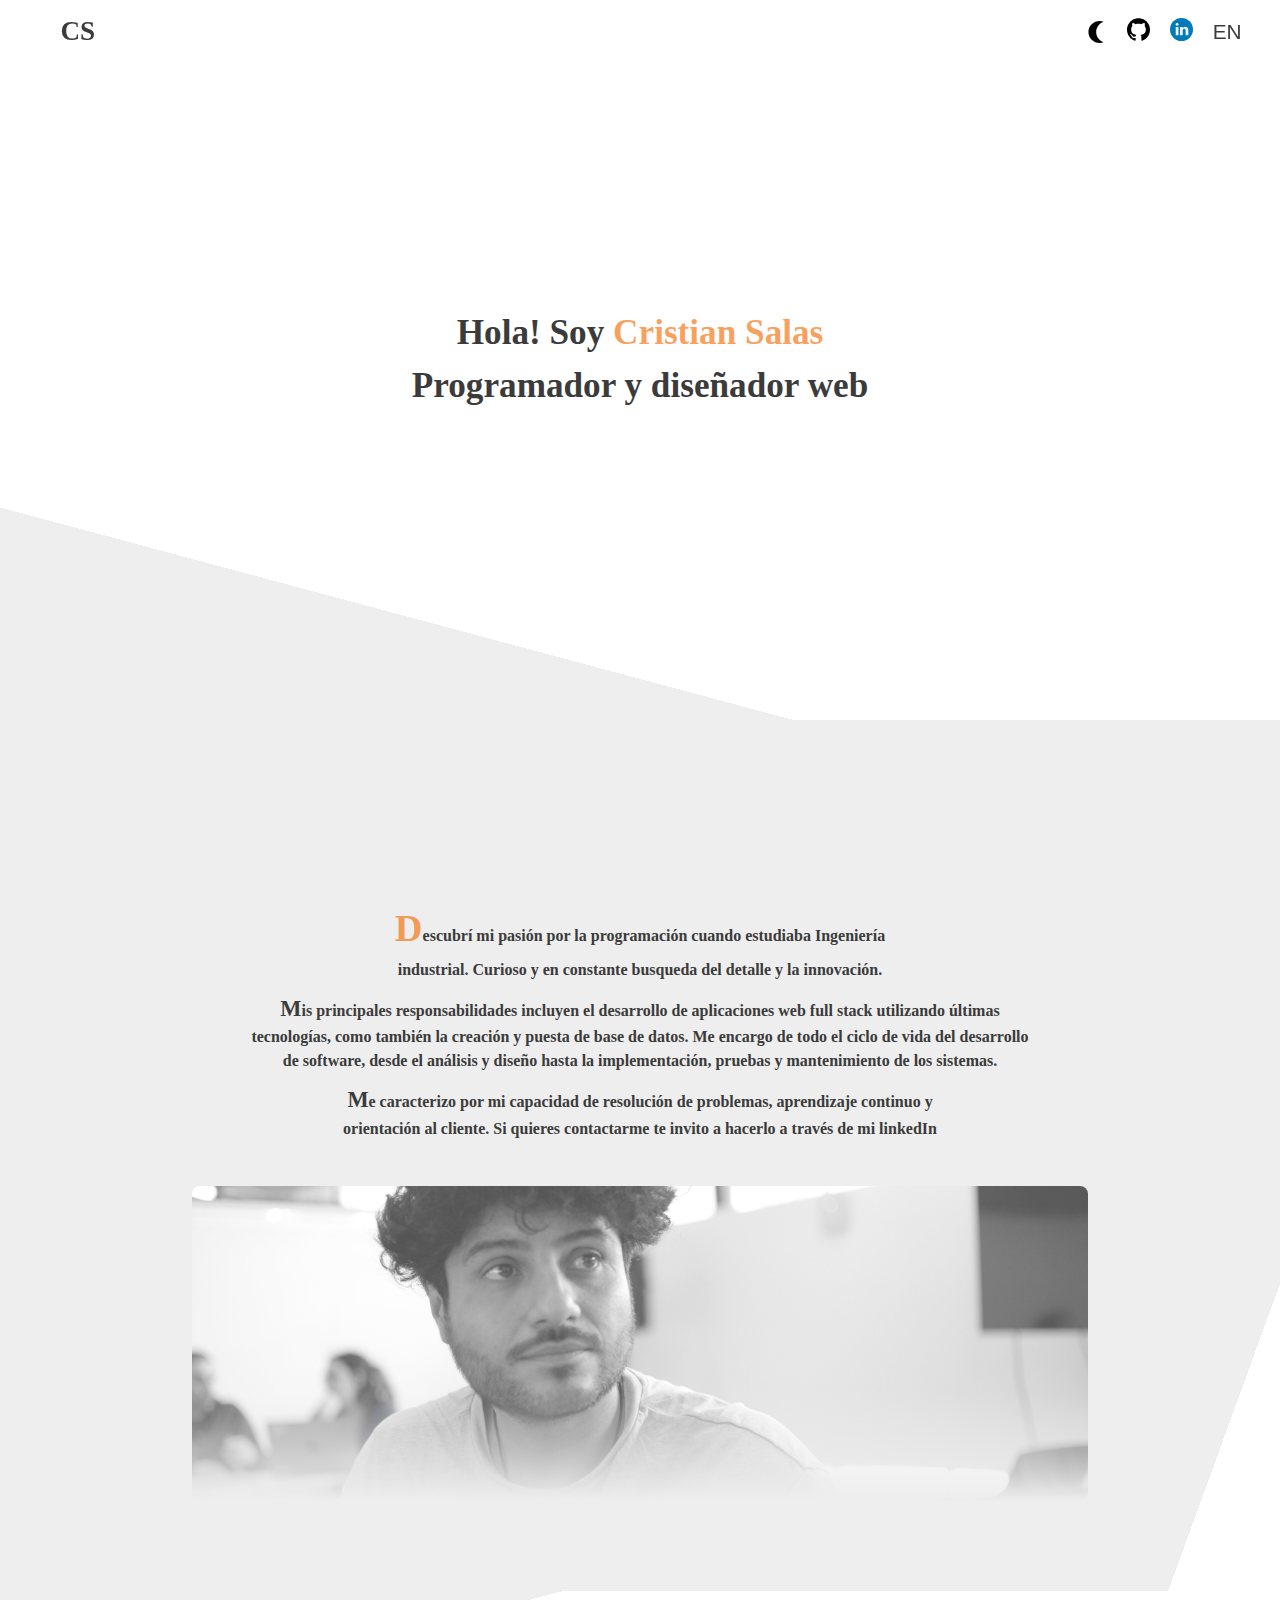
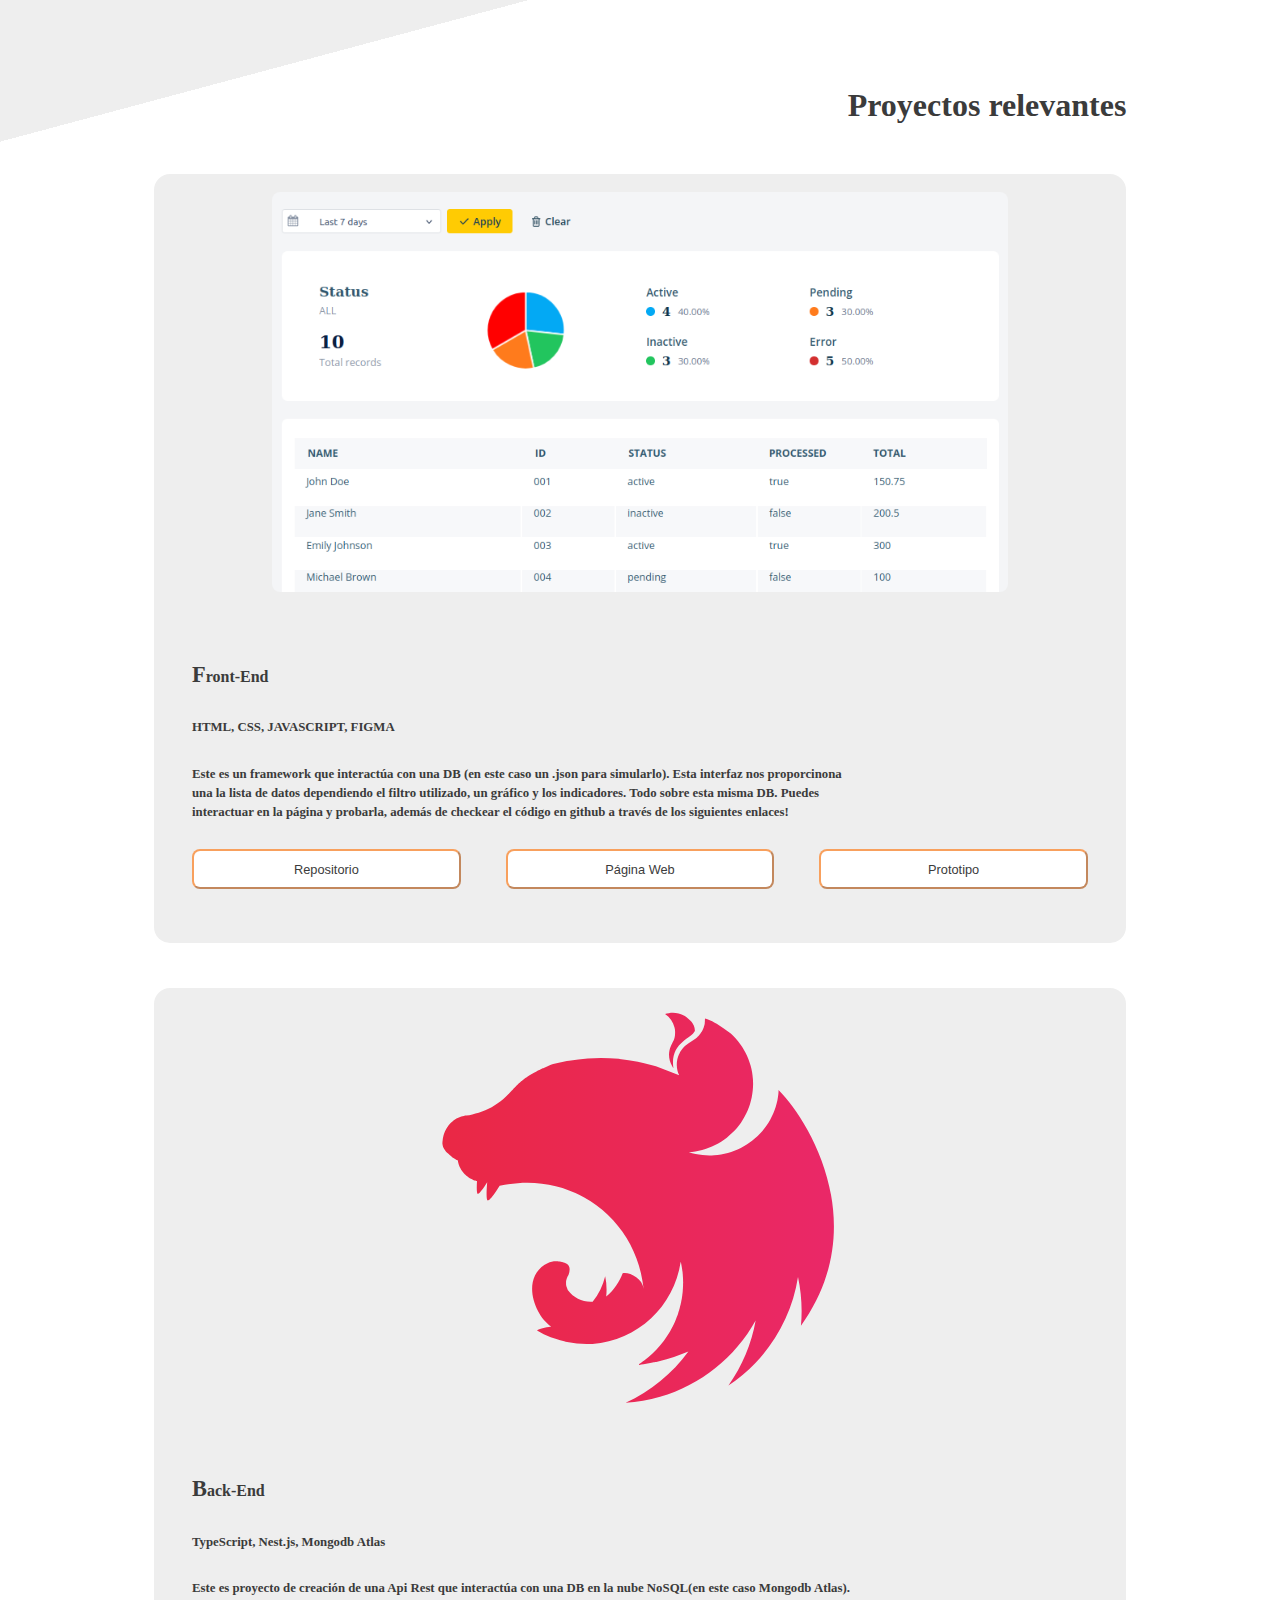
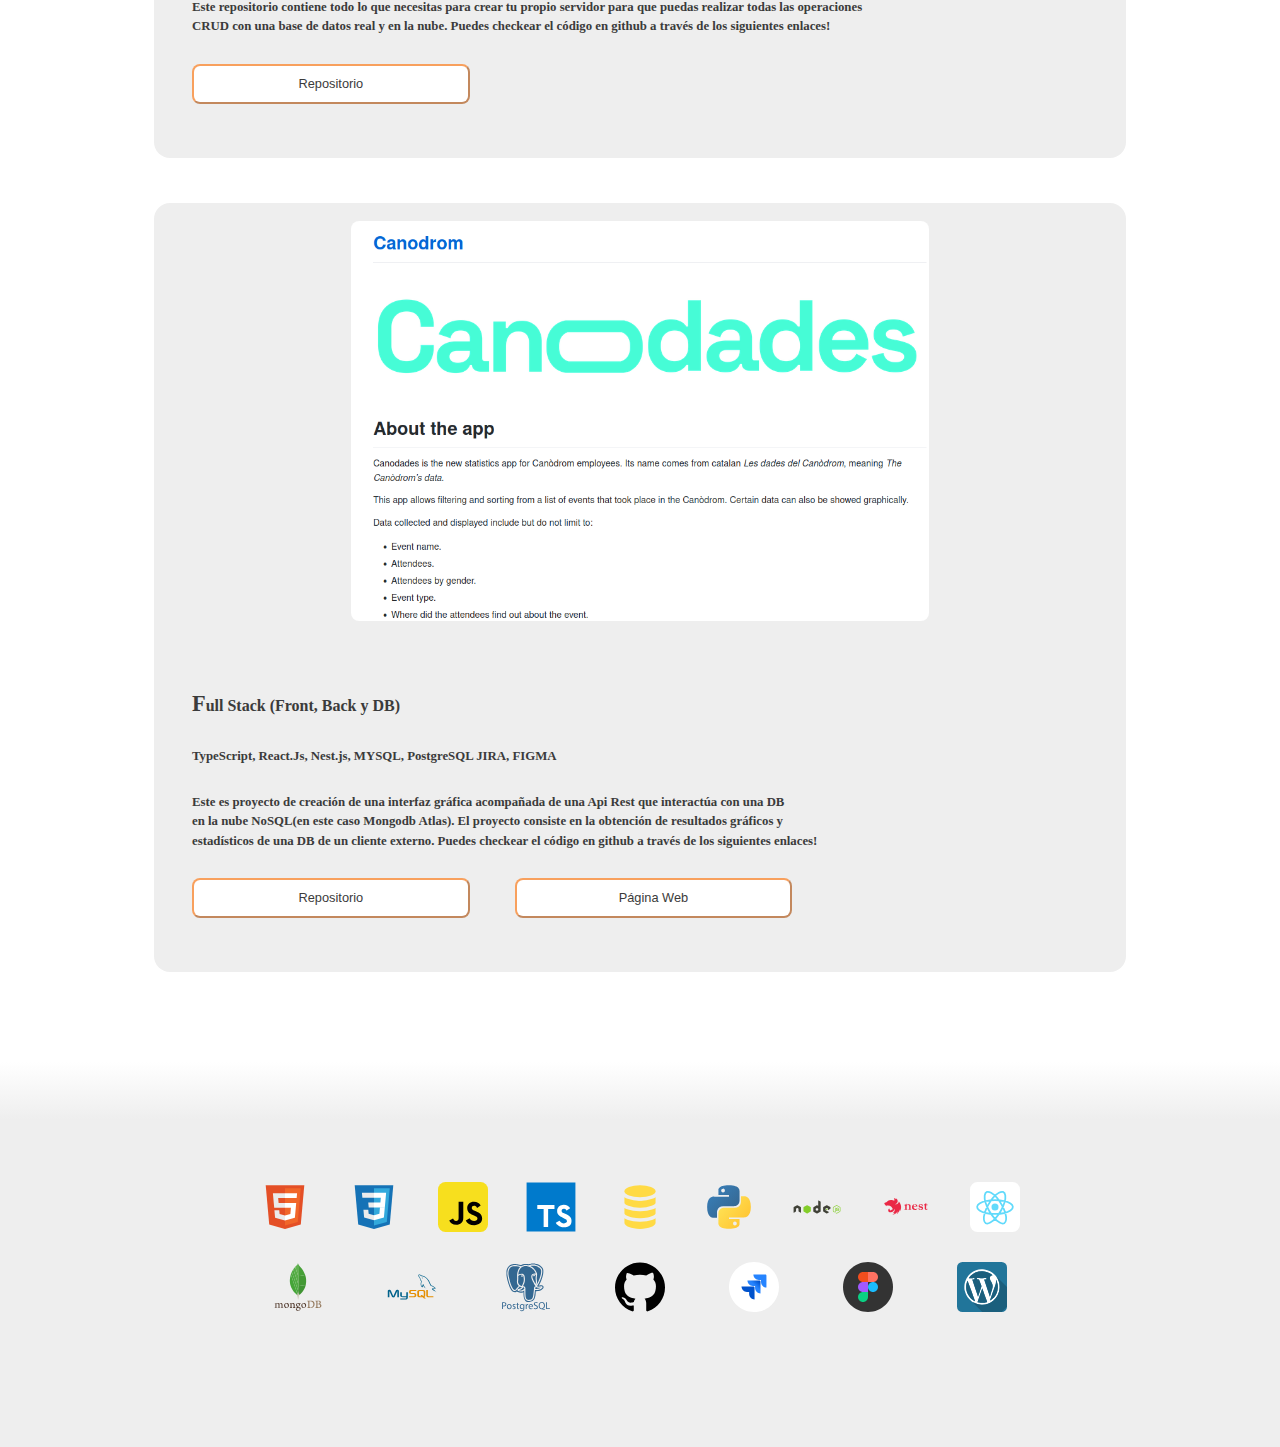
<file: index.html>
<!DOCTYPE html>
<html lang="es">

<head>
    <meta charset="UTF-8">
    <meta name="viewport" content="width=device-width, initial-scale=1.0">
    <link rel="stylesheet" href="assets/index.css">
    <title>Portfolio CS</title>
</head>

<body>
    <header>
        <div>
            <a href="#portada">
                <h3 class="c">C</h3>
                <h3 class="s">S</h3>
                <h3 class="cs">CS</h3>
                <h3 class="cristian">Cristian</h3>
                <h3 class="salas">Salas</h3>
            </a>
        </div>
        <nav id="navigator">
            <ol>
                <button id="cambiarEstilosBtn"></button>
                <li><a href="https://github.com/ctupac999"><img src="./assets/img/github.svg" class="link"></a></li>
                <li><a href="https://www.linkedin.com/in/cristiansalas999/"><img src="./assets/img/linkedin.svg"
                            class="link"></a></li>
                <button id="idiomas">EN</button>
            </ol>
        </nav>
    </header>
    <main>
        <section id="portada">
            <h1>
                <span class="h" id="pimeraletra">H</span><span class="o" id="segundaletra">o</span><span class="l"
                    id="terceraletra">l</span><span class="a" id="cuartaletra">a</span><span class="admiration"
                    id="quintaletra">!</span> <span id="sextaletra">Soy</span> <span class="name">Cristian
                    Salas</span><br> <span id="portadaTitulo">Programador y diseñador web</span>
            </h1>
        </section>
        <section id="bio">
            <div id="tituloBio">
                <h2 id="tituloBiografia">Biografía</h2>
            </div>
            <div id="textoperfil">
                <h4 id="textobio1">Descubrí mi pasión por la programación cuando estudiaba Ingeniería industrial. Curioso y en
                    constante busqueda del detalle y la innovación. </h4>
                <h4 id="textobio2">Mis principales responsabilidades incluyen el desarrollo de aplicaciones web full stack utilizando
                    últimas tecnologías, como también la creación y puesta de base de datos. Me encargo de todo el ciclo
                    de vida del desarrollo de software, desde el análisis y diseño hasta la implementación, pruebas y
                    mantenimiento de los sistemas.</h4>
                <h4 id="textobio3">Me caracterizo por mi capacidad de resolución de problemas, aprendizaje continuo y orientación al
                    cliente. Si quieres contactarme te invito a hacerlo a través de mi linkedIn</h4>
            </div>
            <div id="fotoperfil"></div>
        </section>
        <section id="proyectos">
            <div id="tituloProyecto">
                <h2 id="tituloProyectos">Proyectos relevantes</h2>
            </div>
            <div class="cardProyectos">
                <div class="cardProyectos-image">
                    <a href="https://ctupac999.github.io/Graphics-html-css-js/" target="_blank"><img
                            src="./assets/img/proyectoGraficos.png" alt=""></a>
                </div>
                <div class="cardProyectos-content">
                    <h4>Front-End</h4>
                    <div><h5>HTML, CSS, JAVASCRIPT, FIGMA</h5></div>
                    <h5 id="textoProyecto1">Este es un framework que interactúa con una DB (en este caso un .json para simularlo).
                        Esta interfaz nos proporcinona una la lista de datos dependiendo el filtro utilizado, un gráfico
                        y los indicadores. Todo sobre esta misma DB. Puedes interactuar en la página y probarla, además
                        de checkear el código en github a través de los siguientes enlaces! </h5>
                    <div>
                        <a href="https://github.com/ctupac999/Graphics-html-css-js" target="_blank"><button
                                id="buttonRepositorio1">Repositorio</button></a>
                        <a href="https://ctupac999.github.io/Graphics-html-css-js/" target="_blank"><button
                                id="buttoonPaginaWEb1">Página Web</button></a>
                        <a href="https://www.figma.com/design/l4hWDCx1Hs3eQx7CKVkxMB/Untitled?node-id=1-4905&t=EG5fBzxDZFg9VGpb-1"
                            target="_blank"><button id="buttonPrototipo1">Prototipo</button></a>
                    </div>
                </div>
            </div>
            <div class="cardProyectos">
                <div class="cardProyectos-image">
                    <a href="https://github.com/ctupac999/NestConCrud" target="_blank"><img
                            src="./assets/img/nest.svg" alt=""></a>
                </div>
                <div class="cardProyectos-content">
                    <h4>Back-End</h4>
                    <div><h5>TypeScript, Nest.js, Mongodb Atlas</h5></div>
                    <h5 id="textoProyecto2">Este es proyecto de creación de una Api Rest que interactúa con una DB en la nube NoSQL(en este caso Mongodb Atlas).
                        Este repositorio contiene todo lo que necesitas para crear tu propio servidor para que puedas realizar todas las operaciones CRUD con una base de datos real y en la nube.
                        Puedes checkear el código en github a través de los siguientes enlaces! </h5>
                    <div>
                        <a href="https://github.com/ctupac999/NestConCrud" target="_blank"><button
                                id="buttonRepositorio2">Repositorio</button></a>
                    </div>
                </div>
            </div>
            <div class="cardProyectos">
                <div class="cardProyectos-image">
                    <a href="https://ctupac999.github.io/Canodrom/" target="_blank"><img
                            src="./assets/img/canodrom.png" alt=""></a>
                </div>
                <div class="cardProyectos-content">
                    <h4>Full Stack (Front, Back y DB)</h4>
                    <div><h5>TypeScript, React.Js, Nest.js, MYSQL, PostgreSQL JIRA, FIGMA</h5></div>
                    <h5 id="textoProyecto3">Este es proyecto de creación de una interfaz gráfica acompañada de una Api Rest que interactúa con una DB en la nube NoSQL(en este caso Mongodb Atlas).
                        El proyecto consiste en la obtención de resultados gráficos y estadísticos de una DB de un cliente externo.
                        Puedes checkear el código en github a través de los siguientes enlaces! </h5>
                    <div>
                        <a href="https://github.com/ctupac999/canodrom" target="_blank"><button
                            id="buttonRepositorio3">Repositorio</button></a>
                            <a href="https://ctupac999.github.io/Canodrom/" target="_blank"><button
                                id="buttoonPaginaWEb3">Página Web</button></a>
                    </div>
                </div>
            </div>
        </section>
        <section id="herramientas">
            <div id="tituloBio">
                <h2 id="tituloHerramientas">Herramientas</h2>
            </div>
            <div class="card">
                <div class="card-content">
                    <p>HTML</p>
                </div>
                <div class="card-image">
                    <img src="./assets/img/html.svg" alt="">
                </div>
            </div>
            <div class="card">
                <div class="card-content">
                    <p>CSS</p>
                </div>
                <div class="card-image">
                    <img src="./assets/img/css.svg" alt="">
                </div>
            </div>
            <div class="card">
                <div class="card-content">
                    <p>JAVASCRIPT</p>
                </div>
                <div class="card-image">
                    <img src="./assets/img/js.svg" alt="">
                </div>
            </div>
            <div class="card">
                <div class="card-content">
                    <p>TYPESCRIPT</p>
                </div>
                <div class="card-image">
                    <img src="./assets/img/typescript.svg" alt="">
                </div>
            </div>
            <div class="card">
                <div class="card-content">
                    <p>SQL</p>
                </div>
                <div class="card-image">
                    <img src="./assets/img/sql.svg" alt="">
                </div>
            </div>
            <div class="card">
                <div class="card-content">
                    <p>PYTHON</p>
                </div>
                <div class="card-image">
                    <img src="./assets/img/python.svg" alt="">
                </div>
            </div>
            <div class="card">
                <div class="card-content">
                    <p>NODE.JS</p>
                </div>
                <div class="card-image">
                    <img src="./assets/img/nodejs.svg" alt="">
                </div>
            </div>
            <div class="card">
                <div class="card-content">
                    <p>NEST.JS</p>
                </div>
                <div class="card-image">
                    <img src="./assets/img/nestjs.svg" alt="">
                </div>
            </div>
            <div class="card">
                <div class="card-content">
                    <p>REACT.JS</p>
                </div>
                <div class="card-image">
                    <img src="./assets/img/reactjs.svg" alt="">
                </div>
            </div>
            <div class="card">
                <div class="card-content">
                    <p>MONGO DB</p>
                </div>
                <div class="card-image">
                    <img src="./assets/img/mongodb.svg" alt="">
                </div>
            </div>
            <div class="card">
                <div class="card-content">
                    <p>MYSQL</p>
                </div>
                <div class="card-image">
                    <img src="./assets/img/mysql.svg" alt="">
                </div>
            </div>
            <div class="card">
                <div class="card-content">
                    <p>POSTGRESQL</p>
                </div>
                <div class="card-image">
                    <img src="./assets/img/postgresql.svg" alt="">
                </div>
            </div>
            <div class="card">
                <div class="card-content">
                    <p>GITHUB</p>
                </div>
                <div class="card-image">
                    <img src="./assets/img/github.svg" alt="">
                </div>
            </div>
            <div class="card">
                <div class="card-content">
                    <p>JIRA</p>
                </div>
                <div class="card-image">
                    <img src="./assets/img/jira.svg" alt="">
                </div>
            </div>
            <div class="card">
                <div class="card-content">
                    <p>FIGMA</p>
                </div>
                <div class="card-image">
                    <img src="./assets/img/figma.svg" alt="">
                </div>
            </div>
            <div class="card">
                <div class="card-content">
                    <p>WORDPRESS</p>
                </div>
                <div class="card-image">
                    <img src="./assets/img/wordpress.svg" alt="">
                </div>
            </div>
        </section>
    </main>
    <script src="src/styles.js"></script>
    <script src="src/idiomas.js"></script>
</body>

</html>
</file>
<file: assets/index.css>
@import "./standard.css";


body {
    height: 100vh;
}

main {
    background-color: var(--primary-color);
    display: flex;
    flex-direction: column;
    align-items: center;
    justify-content: center;
    min-height: 93vh;
}
</file>
